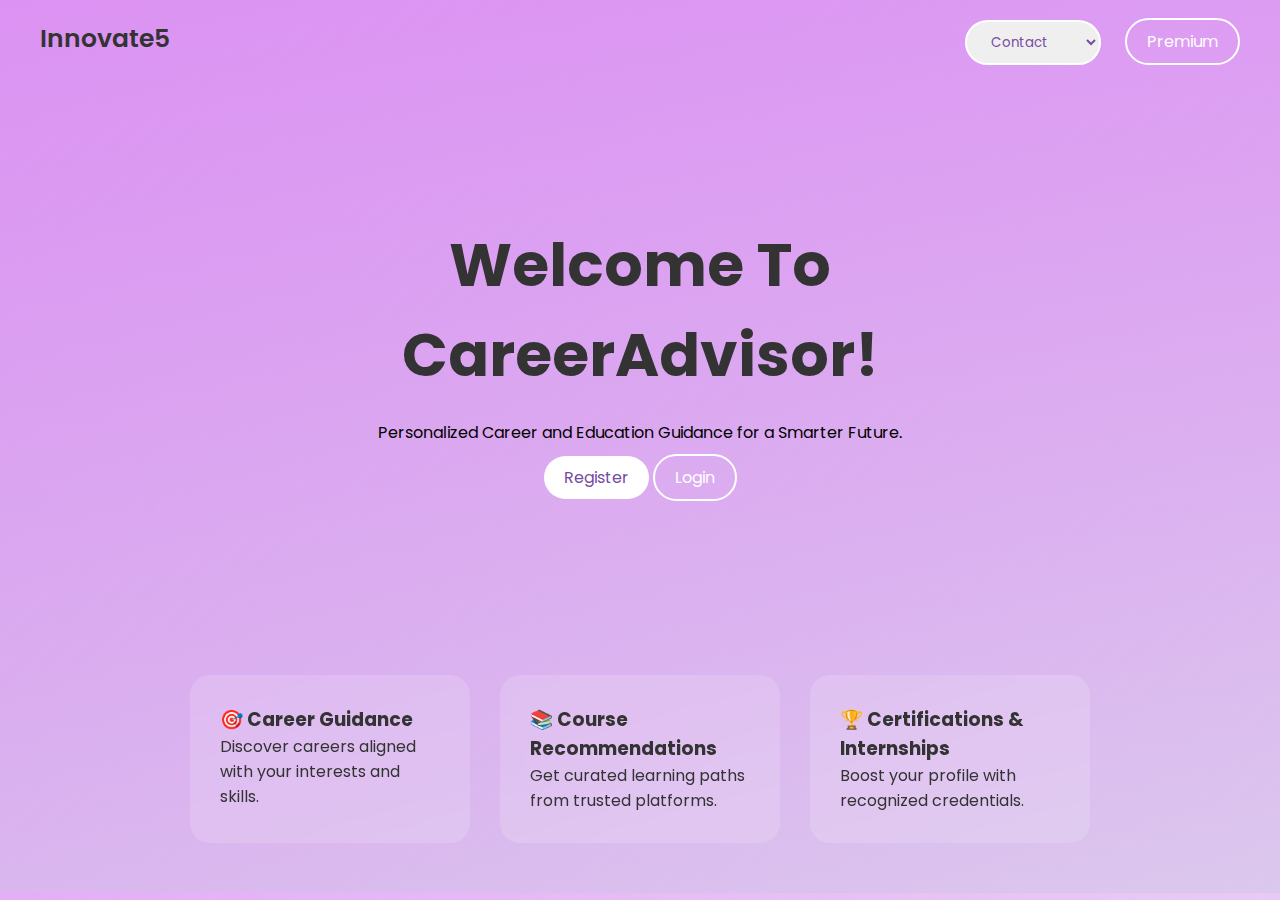
<file: index.html>
<!DOCTYPE html>
<html lang="en">
<head>
  <meta charset="UTF-8" />
  <title>Career Advisor | Design Your Future</title>
  <link rel="stylesheet" href="style.css" />
  <link href="https://fonts.googleapis.com/css2?family=Poppins:wght@300;400;600&display=swap" rel="stylesheet">
</head>
<body style="color: #333;">
<section class="indexsection">
  <!-- NAVBAR -->
  <nav class="navbar">
    <div class="logo">Innovate5</b></div>
    <div class="nav-links">
      <select class="contact" style="border: 2px solid #fff;
  padding: 10px 20px;
  border-radius: 25px;
  color: #fff; color:#764ba2; size: 16px;">
                      <option>Contact</option>
                     <option>innovate5</option>
                     <option>+917824xxx</option>
                </select>
      <a href="premium.html" class="btn-outline">Premium</a>
    </div>
  </nav>

  <!-- HERO SECTION -->
<section class="hero hero-bg">
  <div class="hero-text">
    <h1>Welcome To CareerAdvisor!</h1>
    <p style="color: black;">Personalized Career and Education Guidance for a Smarter Future.</p>
    <div class="hero-buttons">
      <a href="register.html" class="btn">Register</a>
      <a href="login.html" class="btn-outline">Login</a>
    </div>
  </div>
</section>


  <!-- FEATURES -->
  <section class="features">
    <div class="feature-card">
      <h3>🎯 Career Guidance</h3>
      <p>Discover careers aligned with your interests and skills.</p>
    </div>

    <div class="feature-card">
      <h3>📚 Course Recommendations</h3>
      <p>Get curated learning paths from trusted platforms.</p>
    </div>

    <div class="feature-card">
      <h3>🏆 Certifications & Internships</h3>
      <p>Boost your profile with recognized credentials.</p>
    </div>
  </section>
</section>
</body>
</html>
</file>
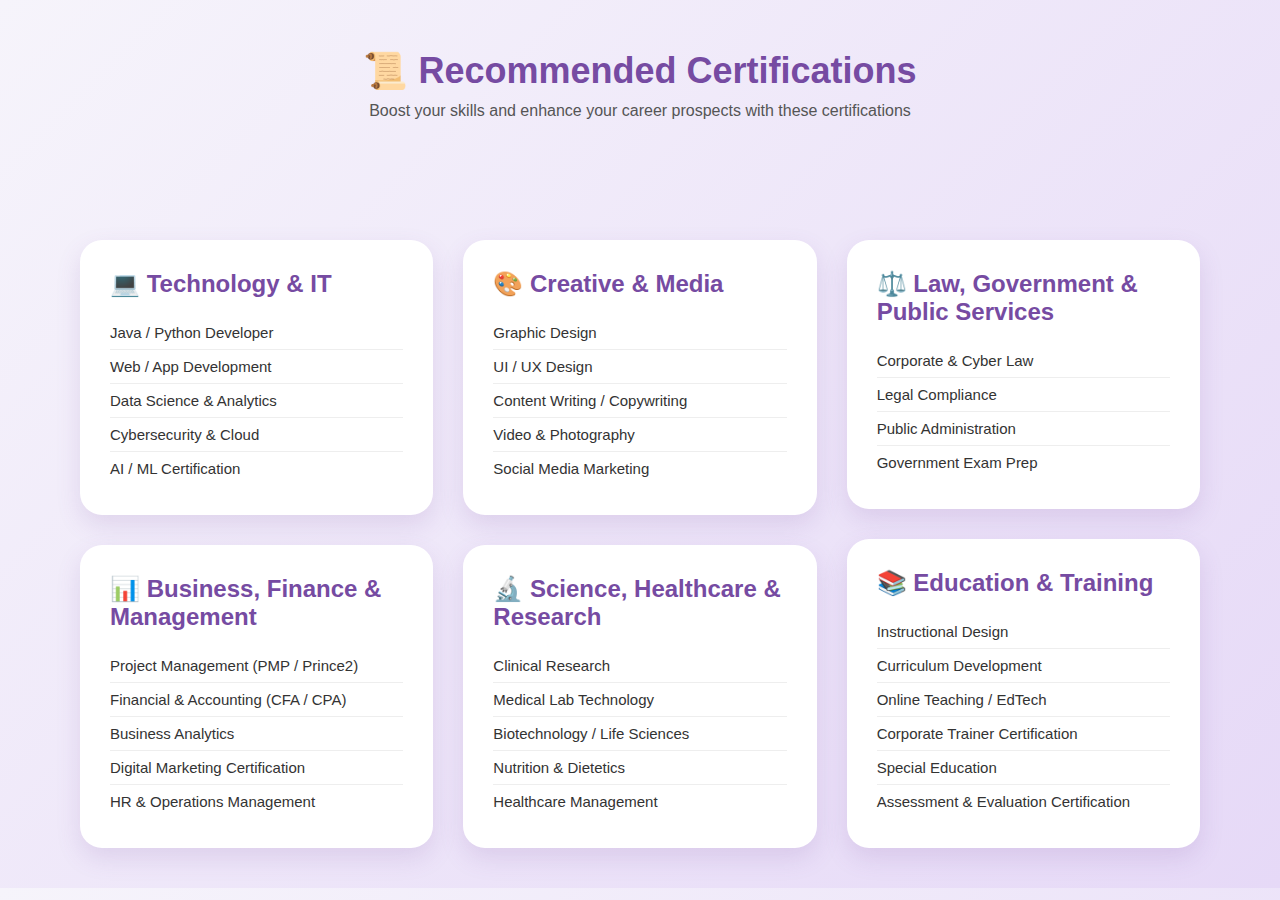
<file: certification.html>
<!DOCTYPE html>
<html lang="en">
<head>
  <meta charset="UTF-8">
  <title>Certifications | Career Advisor</title>
  <link rel="stylesheet" href="style.css">
</head>
<body style="background: linear-gradient(135deg, #f6f4fb, #e6d9f7) !important;
  color: #333 !important;">

  <!-- PAGE HEADER -->
  <header class="page-header">
    <h1>📜 Recommended Certifications</h1>
    <p>Boost your skills and enhance your career prospects with these certifications</p>
  </header>

  <!-- CERTIFICATIONS GRID -->
  <section class="cert-grid">
   <section class="subcareergrid">
    <!-- TECHNOLOGY & IT -->
    <div class="cert-card">
      <h2>💻 Technology & IT</h2>
      <ul>
        <li>Java / Python Developer</li>
        <li>Web / App Development</li>
        <li>Data Science & Analytics</li>
        <li>Cybersecurity & Cloud</li>
        <li>AI / ML Certification</li>
      </ul>
    </div>

    <!-- BUSINESS & MANAGEMENT -->
    <div class="cert-card">
      <h2>📊 Business, Finance & Management</h2>
      <ul>
        <li>Project Management (PMP / Prince2)</li>
        <li>Financial & Accounting (CFA / CPA)</li>
        <li>Business Analytics</li>
        <li>Digital Marketing Certification</li>
        <li>HR & Operations Management</li>
      </ul>
    </div>
    </section>
     <section class="subcareergrid">
    <!-- CREATIVE & MEDIA -->
    <div class="cert-card">
      <h2>🎨 Creative & Media</h2>
      <ul>
        <li>Graphic Design</li>
        <li>UI / UX Design</li>
        <li>Content Writing / Copywriting</li>
        <li>Video & Photography</li>
        <li>Social Media Marketing</li>
      </ul>
    </div>

    <!-- SCIENCE, HEALTHCARE & RESEARCH -->
    <div class="cert-card">
      <h2>🔬 Science, Healthcare & Research</h2>
      <ul>
        <li>Clinical Research</li>
        <li>Medical Lab Technology</li>
        <li>Biotechnology / Life Sciences</li>
        <li>Nutrition & Dietetics</li>
        <li>Healthcare Management</li>
      </ul>
    </div>
    </section>
     <section class="subcareergrid">
    <!-- LAW, GOVERNMENT & PUBLIC SERVICES -->
    <div class="cert-card">
      <h2>⚖️ Law, Government & Public Services</h2>
      <ul>
        <li>Corporate & Cyber Law</li>
        <li>Legal Compliance</li>
        <li>Public Administration</li>
        <li>Government Exam Prep</li>
      </ul>
    </div>

    <!-- EDUCATION & TRAINING -->
    <div class="cert-card">
      <h2>📚 Education & Training</h2>
      <ul>
        <li>Instructional Design</li>
        <li>Curriculum Development</li>
        <li>Online Teaching / EdTech</li>
        <li>Corporate Trainer Certification</li>
        <li>Special Education</li>
        <li>Assessment & Evaluation Certification</li>
      </ul>
    </div>
    </section>
  </section>

</body>
</html>
</file>
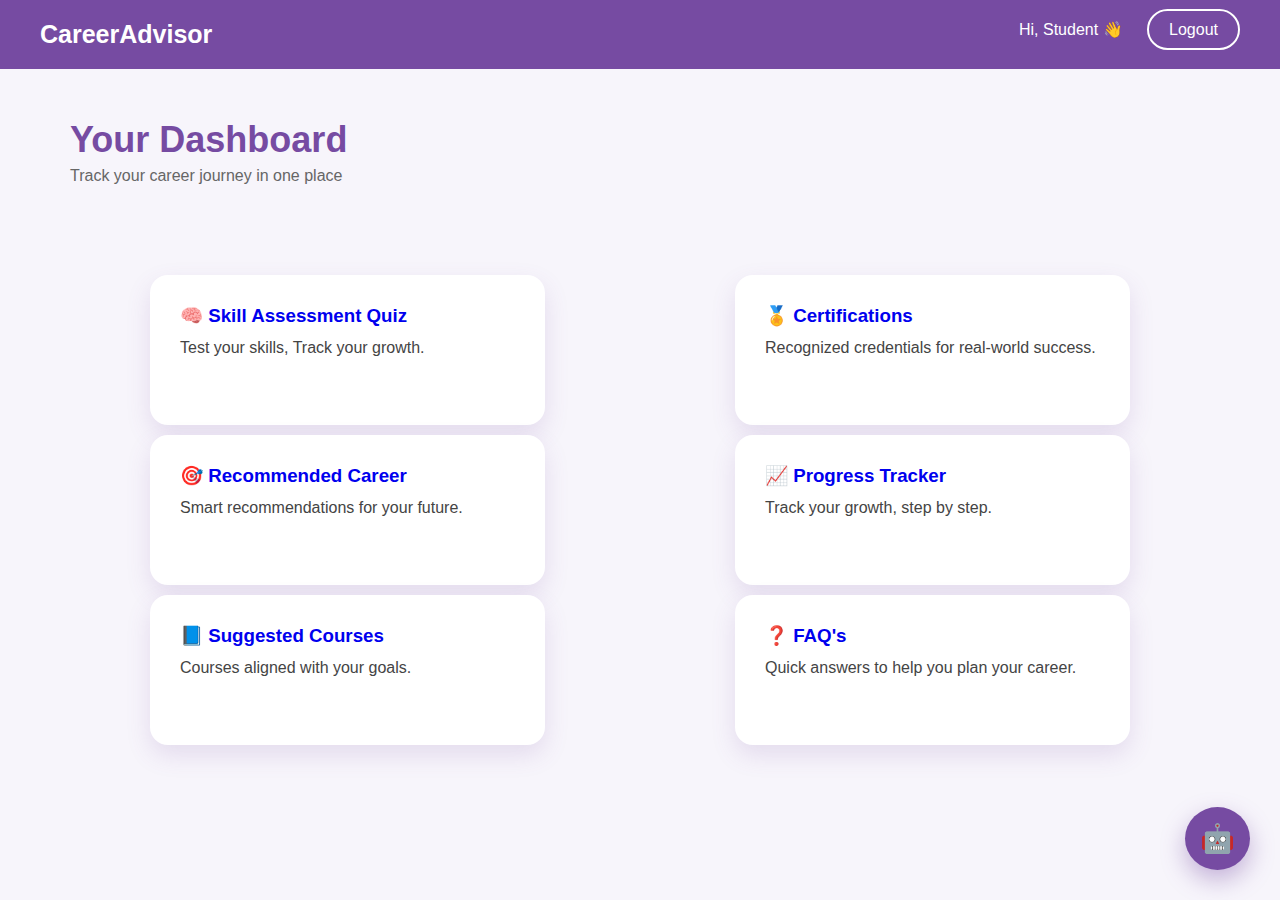
<file: dashboard.html>
<!DOCTYPE html>
<html lang="en">
<head>
  <meta charset="UTF-8">
  <title>Dashboard | Career Advisor</title>
  <link rel="stylesheet" href="style.css">
</head>
<body class="dashboard-page">

  <!-- NAVBAR -->
  <nav class="navbar dashboard-nav">
    <div class="logo">CareerAdvisor</div>
    <div class="nav-links">
      <span>Hi, Student 👋</span>
      <a href="login.html" class="btn-outline">Logout</a>
    </div>
  </nav>

  <!-- DASHBOARD WRAPPER -->
  <main class="dashboard-container">

    <!-- HEADER -->
    <section class="dashboard-header">
      <h1>Your Dashboard</h1>
      <p>Track your career journey in one place</p>
    </section>

    <!-- CARDS -->
    <section class="dashboard-grid">
      <section class="subgrid">
      <div class="dashboard-card">
        <h3>🧠<a href="skillassessment.html"> Skill Assessment Quiz</a></h3>
        <p>Test your skills, Track your growth.</p>
      </div>

      <div class="dashboard-card">
       <h3>🎯<a href="recommendedcareer.html"> Recommended Career</a></h3>
        <p>Smart recommendations for your future.</p>
      </div>

      <div class="dashboard-card">
        <h3>📘<a href="suggestedcourses.html"> Suggested Courses</a></h3>
        <p>Courses aligned with your goals.</p>
      </div>
      </section>
      <section class="subgrid">
      <div class="dashboard-card">
        <h3>🏅<a href="certification.html"> Certifications</a></h3>
        <p>Recognized credentials for real-world success.</p>
      </div>

      <div class="dashboard-card">
        <h3>📈<a href="progresstracker.html"> Progress Tracker</a></h3>
        <p>Track your growth, step by step.</p>
      </div>

       <div class="dashboard-card">
        <h3>❓<a href="faqs.html"> FAQ's</a></h3>
        <p>Quick answers to help you plan your career.</p>
      </div>
      </section>
    </section>

  </main>
<div class="ai-float-btn" onclick="toggleAI()">🤖</div>

<!-- AI ASSISTANT PANEL -->
<div class="ai-panel" id="aiPanel">
  <div class="ai-header">
    <h3>🤖 AI Career Assistant</h3>
    <span class="ai-close" onclick="toggleAI()">✖</span>
  </div>
  <div class="ai-content">
    <p id="aiAdvice">
      Hello 👋  
      Complete your Skill Assessment Quiz to get personalized career guidance.
    </p>
  </div>
</div>

<script>
  function toggleAI() {
    document.getElementById("aiPanel").classList.toggle("active");
  }

  // Optional: Load quiz result automatically
  const quizResult = localStorage.getItem("careerQuizResult");
  if (quizResult) {
    document.getElementById("aiAdvice").innerHTML = `
      🎯 <strong>Your Recommended Career:</strong><br>
      ${quizResult}<br><br>
      🤖 AI Tip: Start beginner courses and internships related to this field.
    `;
  }
  
</script>

</body>
</html>
</file>
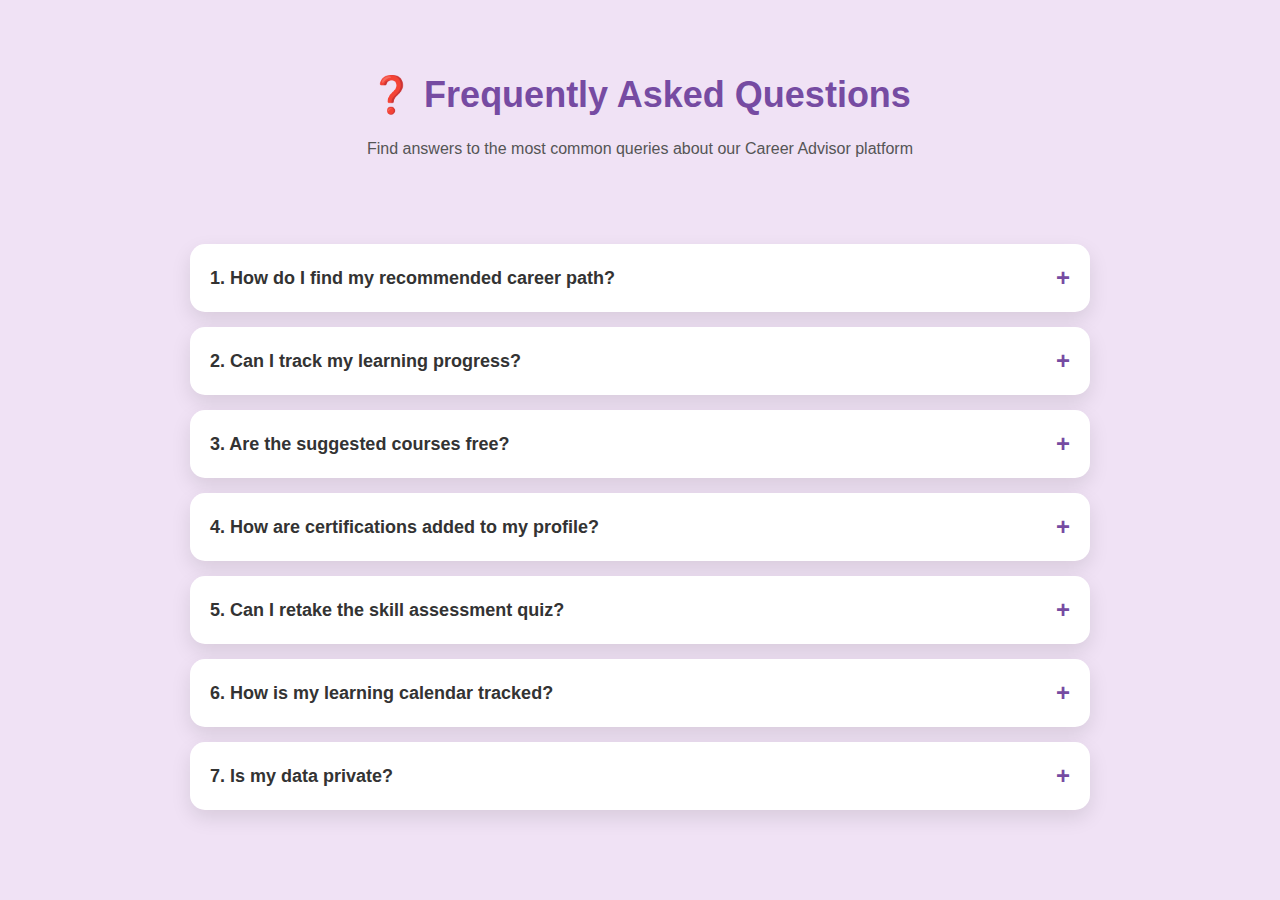
<file: faqs.html>
<!DOCTYPE html>
<html lang="en">
<head>
  <meta charset="UTF-8">
  <title>FAQs | Career Advisor</title>
  <style>
    body {
      background-color: #f0e2f5; /* Single-color background */
      color: #333;
      font-family: 'Poppins', sans-serif;
      margin: 0;
      padding: 0;
    }

    .page-header {
      text-align: center;
      padding: 50px 20px;
    }

    .page-header h1 {
      font-size: 36px;
      color: #764ba2;
    }

    .page-header p {
      margin-top: 10px;
      font-size: 16px;
      color: #555;
    }

    .faq-container {
      max-width: 900px;
      margin: auto;
      padding: 20px;
    }

    .faq {
      background: #ffffff;
      border-radius: 15px;
      margin-bottom: 15px;
      box-shadow: 0 8px 20px rgba(0,0,0,0.1);
      overflow: hidden;
      transition: transform 0.3s ease;
      cursor: pointer;
    }

    .faq:hover {
      transform: translateY(-3px);
    }

    .faq-question {
      padding: 20px;
      font-weight: 600;
      display: flex;
      justify-content: space-between;
      align-items: center;
      font-size: 18px;
    }

    .faq-question::after {
      content: "+";
      font-size: 24px;
      color: #764ba2;
      transition: transform 0.3s ease;
    }

    .faq:hover .faq-question::after {
      content: "-";
      transform: rotate(180deg);
    }

    .faq-answer {
      max-height: 0;
      overflow: hidden;
      padding: 0 20px;
      transition: max-height 0.3s ease, padding 0.3s ease;
      font-size: 16px;
      line-height: 1.6;
      color: #555;
    }

    .faq:hover .faq-answer {
      max-height: 500px;
      padding: 15px 20px;
    }
  </style>
</head>
<body>

  <header class="page-header">
    <h1>❓ Frequently Asked Questions</h1>
    <p>Find answers to the most common queries about our Career Advisor platform</p>
  </header>

  <div class="faq-container">
    
    <div class="faq">
      <div class="faq-question">1. How do I find my recommended career path?</div>
      <div class="faq-answer">Complete our skill assessment quiz and learning history analysis. Based on your interests and strengths, we will suggest careers tailored to you.</div>
    </div>

    <div class="faq">
      <div class="faq-question">2. Can I track my learning progress?</div>
      <div class="faq-answer">Yes! Our Progress Tracker page helps you visualize completed courses, assessments, certifications, and milestones.</div>
    </div>

    <div class="faq">
      <div class="faq-question">3. Are the suggested courses free?</div>
      <div class="faq-answer">We provide both free and premium course suggestions. You can filter based on your preference and career goals.</div>
    </div>

    <div class="faq">
      <div class="faq-question">4. How are certifications added to my profile?</div>
      <div class="faq-answer">When you complete a course or pass an assessment, you can upload your certificate or link it from the verified provider, and it will appear in your Progress Tracker.</div>
    </div>

    <div class="faq">
      <div class="faq-question">5. Can I retake the skill assessment quiz?</div>
      <div class="faq-answer">Yes, you can retake the quiz anytime. Your latest results will be used to update your recommended career paths.</div>
    </div>

    <div class="faq">
      <div class="faq-question">6. How is my learning calendar tracked?</div>
      <div class="faq-answer">Our system tracks the days you spend on learning activities and marks them on your personalized calendar to help you stay consistent.</div>
    </div>

    <div class="faq">
      <div class="faq-question">7. Is my data private?</div>
      <div class="faq-answer">Absolutely. All your progress, quiz results, and personal data are securely stored and will never be shared without your consent.</div>
    </div>

  </div>

</body>
</html>
</file>
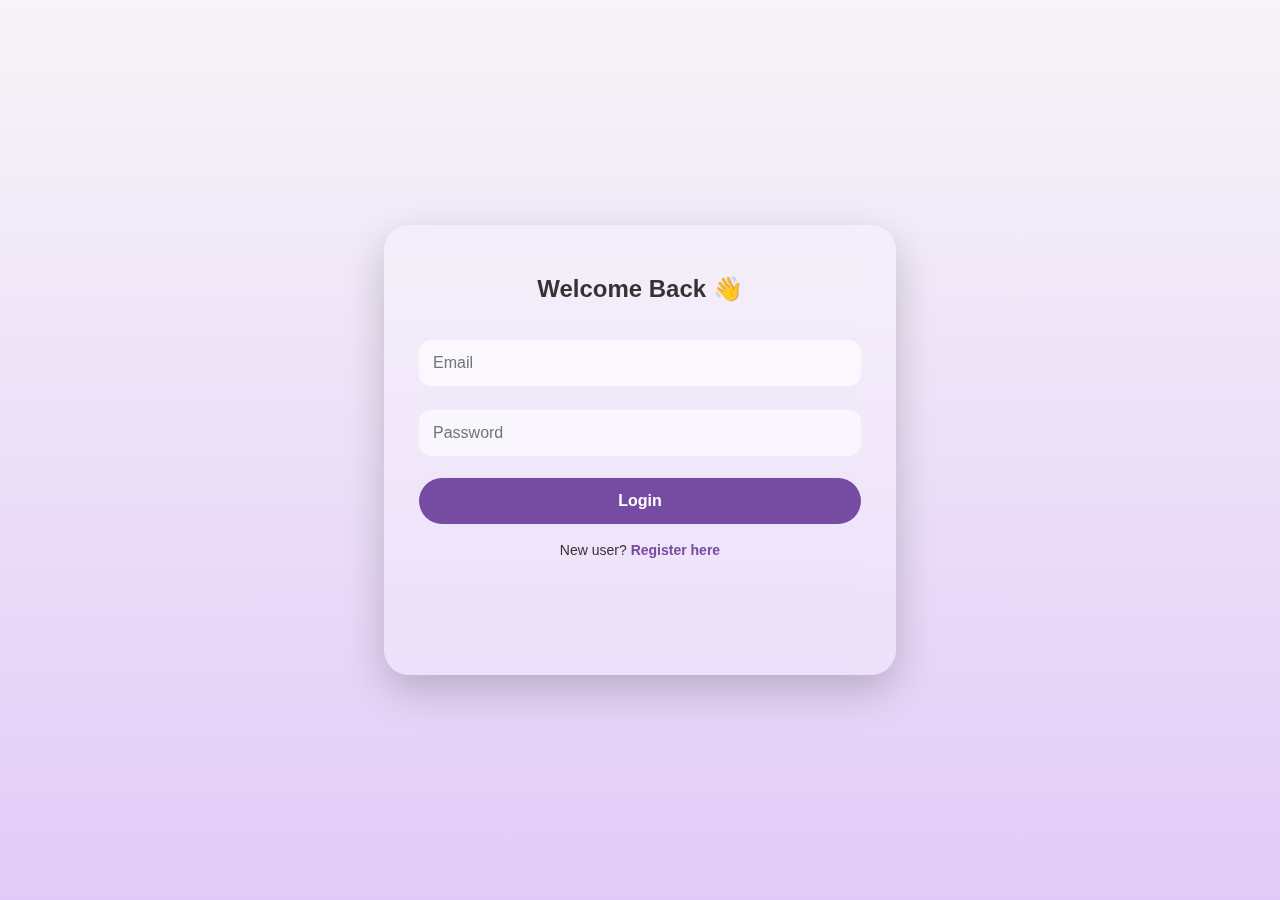
<file: login.html>
<!DOCTYPE html>
<html lang="en">
<head>
  <meta charset="UTF-8">
  <title>Login | Career Advisor</title>
  <link rel="stylesheet" href="style.css">
</head>
<body class="center-page login-page">

  <div class="glass-card login-card">
    <h2>Welcome Back 👋</h2>
    <input type="email" placeholder="Email">
    <input type="password" placeholder="Password">
    <button onclick="login()">Login</button>
    <p>New user? <a href="register.html">Register here</a></p>
  </div>

  <script src="script.js"></script>
</body>
</html>
</file>
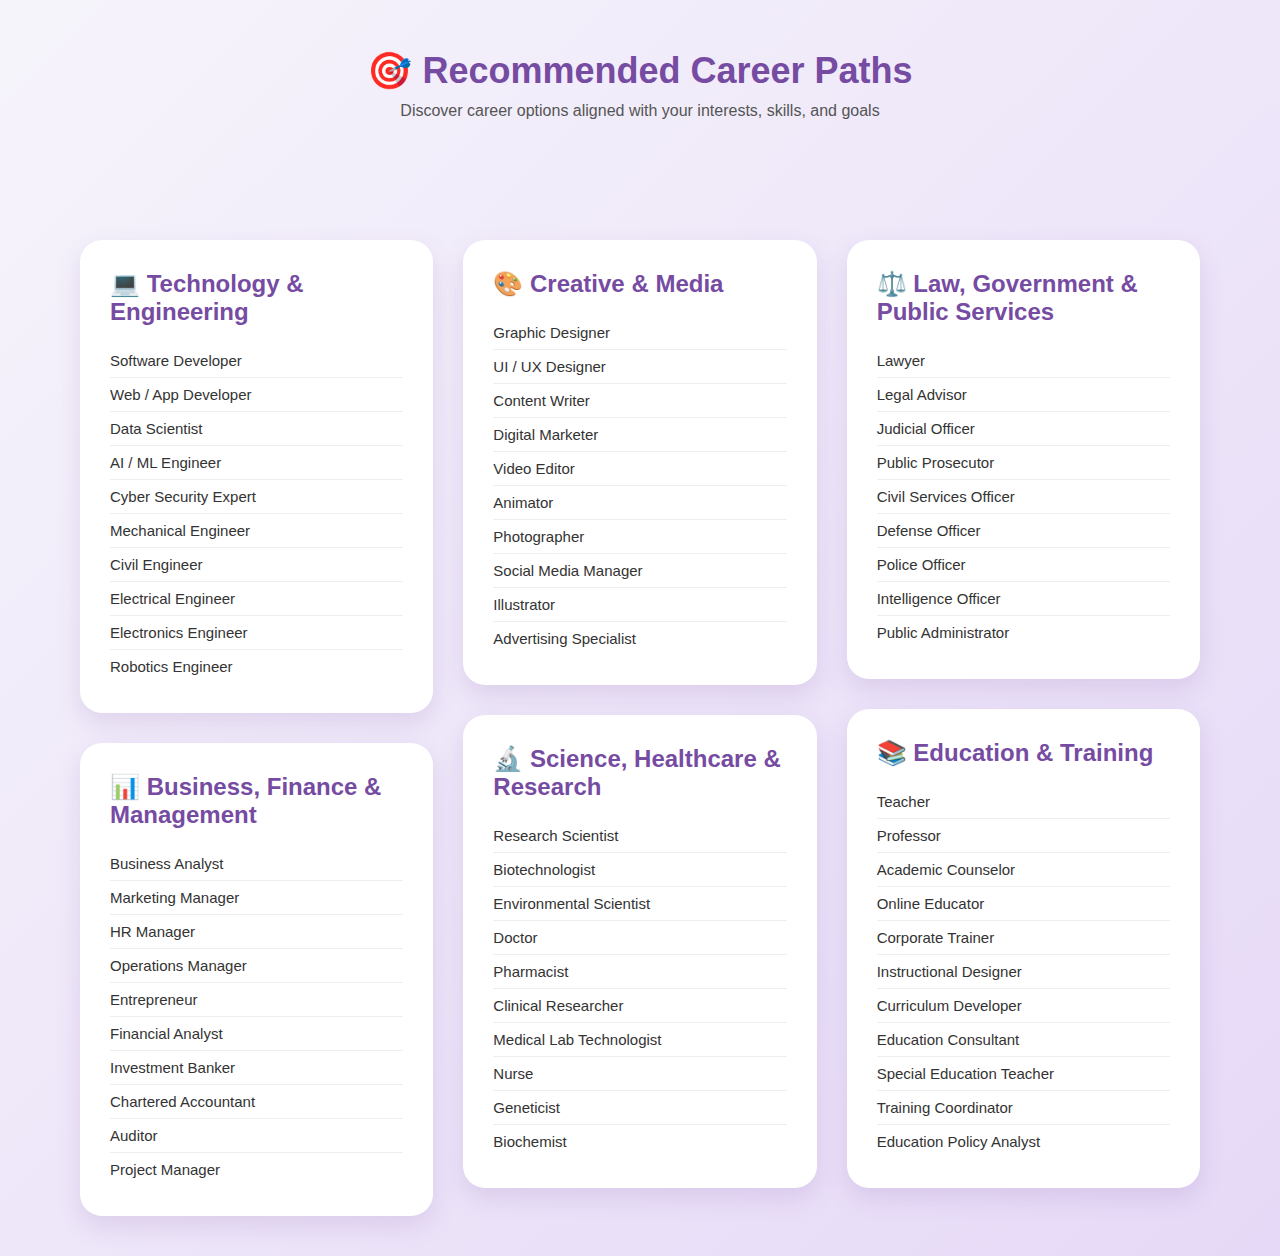
<file: recommendedcareer.html>
<!DOCTYPE html>
<html lang="en">
<head>
  <meta charset="UTF-8">
  <title>Recommended Careers | Career Advisor</title>
  <link rel="stylesheet" href="style.css">
</head>
<body style="background: linear-gradient(135deg, #f6f4fb, #e6d9f7) !important;
  color: #333 !important;">
  <!-- PAGE HEADER -->
  <header class="page-header">
    <h1>🎯 Recommended Career Paths</h1>
    <p>Discover career options aligned with your interests, skills, and goals</p>
  </header>

  <!-- CAREER GRID -->
  <section class="career-grid">
    <section class="subcareergrid">
    <!-- TECHNOLOGY & ENGINEERING -->
    <div class="career-card">
      <h2>💻 Technology & Engineering</h2>
      <ul>
        <li>Software Developer</li>
        <li>Web / App Developer</li>
        <li>Data Scientist</li>
        <li>AI / ML Engineer</li>
        <li>Cyber Security Expert</li>
        <li>Mechanical Engineer</li>
        <li>Civil Engineer</li>
        <li>Electrical Engineer</li>
        <li>Electronics Engineer</li>
        <li>Robotics Engineer</li>
      </ul>
    </div>

    <!-- BUSINESS, FINANCE & MANAGEMENT -->
    <div class="career-card">
      <h2>📊 Business, Finance & Management</h2>
      <ul>
        <li>Business Analyst</li>
        <li>Marketing Manager</li>
        <li>HR Manager</li>
        <li>Operations Manager</li>
        <li>Entrepreneur</li>
        <li>Financial Analyst</li>
        <li>Investment Banker</li>
        <li>Chartered Accountant</li>
        <li>Auditor</li>
        <li>Project Manager</li>
      </ul>
    </div>
    </section>
    <section class="subcareergrid">
    <!-- CREATIVE & MEDIA -->
    <div class="career-card">
      <h2>🎨 Creative & Media</h2>
      <ul>
        <li>Graphic Designer</li>
        <li>UI / UX Designer</li>
        <li>Content Writer</li>
        <li>Digital Marketer</li>
        <li>Video Editor</li>
        <li>Animator</li>
        <li>Photographer</li>
        <li>Social Media Manager</li>
        <li>Illustrator</li>
        <li>Advertising Specialist</li>
      </ul>
    </div>
    <!-- SCIENCE, HEALTHCARE & RESEARCH -->
    <div class="career-card">
      <h2>🔬 Science, Healthcare & Research</h2>
      <ul>
        <li>Research Scientist</li>
        <li>Biotechnologist</li>
        <li>Environmental Scientist</li>
        <li>Doctor</li>
        <li>Pharmacist</li>
        <li>Clinical Researcher</li>
        <li>Medical Lab Technologist</li>
        <li>Nurse</li>
        <li>Geneticist</li>
        <li>Biochemist</li>
      </ul>
    </div>
    </section>
    <section class="subcareergrid">
    <!-- LAW, GOVERNMENT & PUBLIC SERVICES -->
    <div class="career-card">
      <h2>⚖️ Law, Government & Public Services</h2>
      <ul>
        <li>Lawyer</li>
        <li>Legal Advisor</li>
        <li>Judicial Officer</li>
        <li>Public Prosecutor</li>
        <li>Civil Services Officer</li>
        <li>Defense Officer</li>
        <li>Police Officer</li>
        <li>Intelligence Officer</li>
        <li>Public Administrator</li>
      </ul>
    </div>

    <!-- EDUCATION & TRAINING -->
    <div class="career-card">
      <h2>📚 Education & Training</h2>
      <ul>
        <li>Teacher</li>
        <li>Professor</li>
        <li>Academic Counselor</li>
        <li>Online Educator</li>
        <li>Corporate Trainer</li>
        <li>Instructional Designer</li>
        <li>Curriculum Developer</li>
        <li>Education Consultant</li>
        <li>Special Education Teacher</li>
        <li>Training Coordinator</li>
        <li>Education Policy Analyst</li>
      </ul>
    </div>
    </section>
  </section>

</body>
</html>
</file>
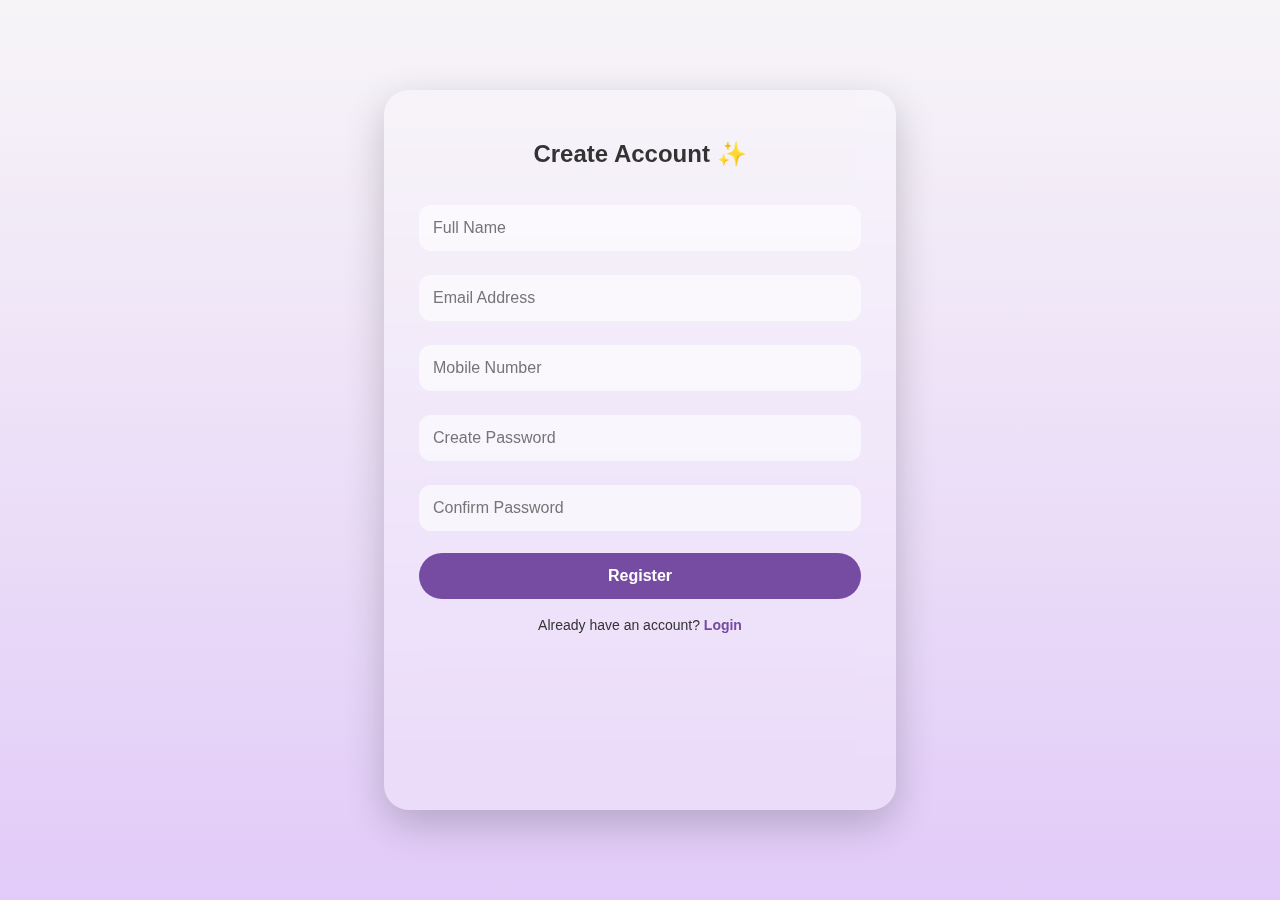
<file: register.html>
<!DOCTYPE html>
<html lang="en">
<head>
  <meta charset="UTF-8">
  <title>Register | Career Advisor</title>
  <link rel="stylesheet" href="style.css">
</head>

<body class="center-page login-page">

  <div class="glass-card2 login-card">
    <h2>Create Account ✨</h2>

    <input type="text" placeholder="Full Name">
    <input type="email" placeholder="Email Address">
    <input type="tel" placeholder="Mobile Number">
    <input type="password" placeholder="Create Password">
    <input type="password" placeholder="Confirm Password">

    <button ><a href="login.html" style="color: #fff;">Register</a></button>

    <p>Already have an account? <a href="login.html">Login</a></p>
  </div>

</body>
</html>
</file>
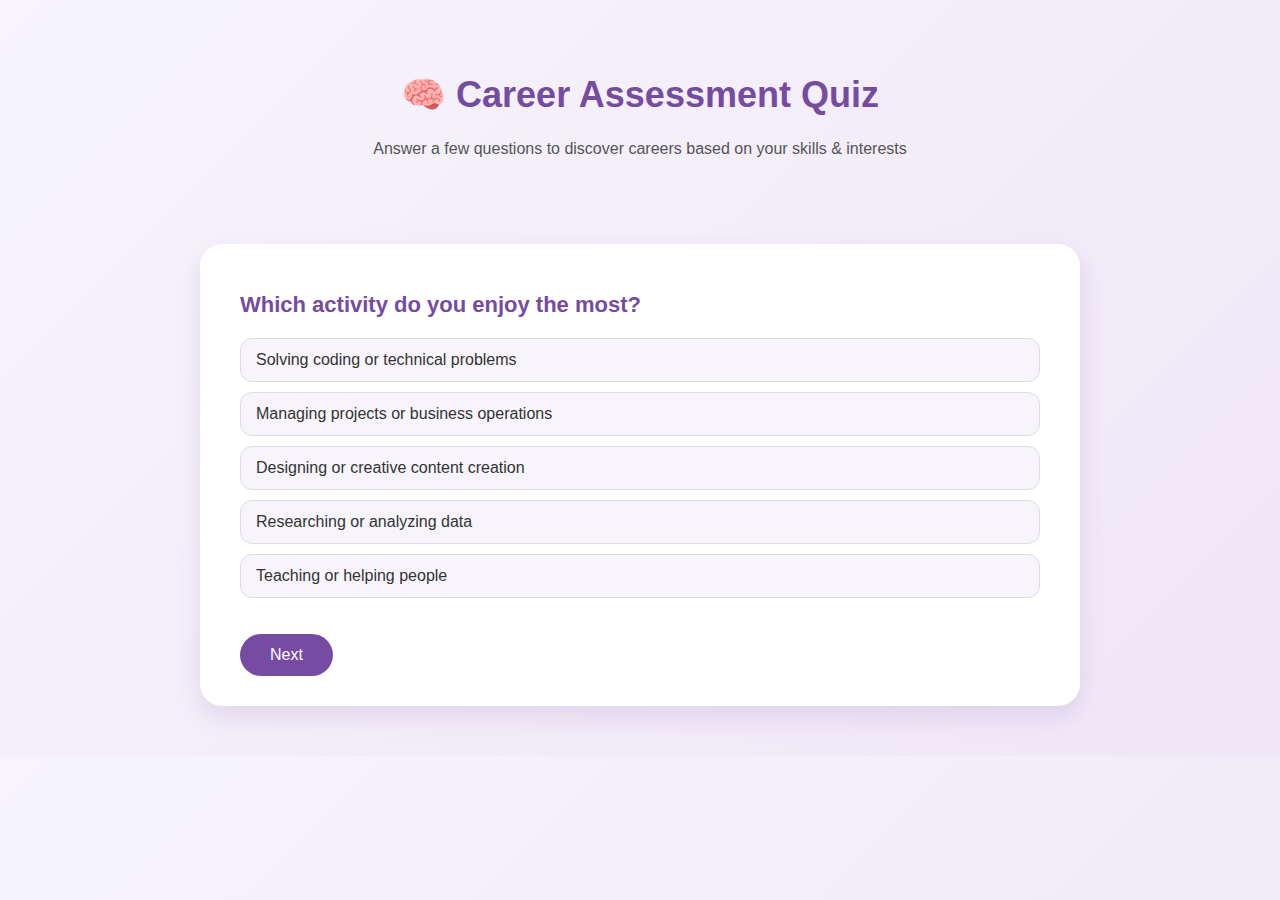
<file: skillassessment.html>
<!DOCTYPE html>
<html lang="en">
<head>
  <meta charset="UTF-8">
  <title>Career Assessment Quiz | Career Advisor</title>

  <style>
    /* ============================= */
    /* QUIZ PAGE STYLES */
    /* ============================= */

    body {
      background: linear-gradient(135deg, #f7f5fb, #efe6f8);
      font-family: 'Poppins', Arial, sans-serif;
      color: #333;
      margin: 0;
      padding: 0;
    }

    .page-header {
      text-align: center;
      padding: 50px 20px;
    }

    .page-header h1 {
      font-size: 36px;
      color: #764ba2;
    }

    .page-header p {
      margin-top: 10px;
      color: #555;
      font-size: 16px;
    }

    .quiz-container {
      max-width: 800px;
      margin: 20px auto 50px auto;
      background: #ffffff;
      border-radius: 22px;
      padding: 30px 40px;
      box-shadow: 0 10px 25px rgba(118, 75, 162, 0.15);
    }

    .quiz-container h2 {
      color: #764ba2;
      font-size: 22px;
      margin-bottom: 20px;
    }

    .quiz-options {
      list-style: none;
      padding-left: 0;
    }

    .quiz-options li {
      padding: 12px 15px;
      margin-bottom: 10px;
      border-radius: 12px;
      border: 1px solid #ddd;
      cursor: pointer;
      transition: all 0.3s ease;
      font-size: 16px;
      background: #f7f5fb;
    }

    .quiz-options li:hover,
    .quiz-options li.selected {
      background: #764ba2;
      color: #fff;
      border-color: #764ba2;
    }

    .quiz-btn {
      margin-top: 20px;
      padding: 12px 30px;
      background: #764ba2;
      color: #fff;
      border: none;
      border-radius: 25px;
      font-size: 16px;
      cursor: pointer;
      transition: background 0.3s ease, transform 0.2s ease;
    }

    .quiz-btn:hover {
      background: #5e3998;
      transform: translateY(-2px);
    }

    .quiz-score {
      margin-top: 25px;
      padding: 18px;
      font-size: 18px;
      font-weight: 600;
      color: #764ba2;
      text-align: center;
      border: 1px solid #764ba2;
      border-radius: 15px;
      background: #f7f5fb;
    }

    @media screen and (max-width: 600px) {
      .quiz-container {
        padding: 20px;
      }
      .quiz-btn {
        width: 100%;
      }
    }
  </style>
</head>

<body>

  <!-- PAGE HEADER -->
  <header class="page-header">
    <h1>🧠 Career Assessment Quiz</h1>
    <p>Answer a few questions to discover careers based on your skills & interests</p>
  </header>

  <!-- QUIZ BOX -->
  <div class="quiz-container">
    <h2 id="question">Question will appear here</h2>
    <ul class="quiz-options" id="options"></ul>
    <button class="quiz-btn" id="nextBtn">Next</button>
    <div class="quiz-score" id="result" style="display:none;"></div>
  </div>

  <!-- ============================= -->
  <!-- QUIZ SCRIPT -->
  <!-- ============================= -->
  <script>
    const quizData = [
      {
        question: "Which activity do you enjoy the most?",
        options: [
          { text: "Solving coding or technical problems", type: "Technology & Engineering" },
          { text: "Managing projects or business operations", type: "Business & Management" },
          { text: "Designing or creative content creation", type: "Creative & Media" },
          { text: "Researching or analyzing data", type: "Science & Healthcare" },
          { text: "Teaching or helping people", type: "Education & Public Services" }
        ]
      },
      {
        question: "Which skill best describes you?",
        options: [
          { text: "Programming & logical thinking", type: "Technology & Engineering" },
          { text: "Leadership & decision making", type: "Business & Management" },
          { text: "Creativity & visual skills", type: "Creative & Media" },
          { text: "Scientific problem solving", type: "Science & Healthcare" },
          { text: "Communication & mentoring", type: "Education & Public Services" }
        ]
      },
      {
        question: "What motivates you the most?",
        options: [
          { text: "Building innovative tech solutions", type: "Technology & Engineering" },
          { text: "Growing businesses & startups", type: "Business & Management" },
          { text: "Expressing creativity", type: "Creative & Media" },
          { text: "Discovering new knowledge", type: "Science & Healthcare" },
          { text: "Helping society & people", type: "Education & Public Services" }
        ]
      }
    ];

    let currentQuestion = 0;
    let scores = {
      "Technology & Engineering": 0,
      "Business & Management": 0,
      "Creative & Media": 0,
      "Science & Healthcare": 0,
      "Education & Public Services": 0
    };

    const questionEl = document.getElementById("question");
    const optionsEl = document.getElementById("options");
    const nextBtn = document.getElementById("nextBtn");
    const resultEl = document.getElementById("result");

    function loadQuestion() {
      const q = quizData[currentQuestion];
      questionEl.innerText = q.question;
      optionsEl.innerHTML = "";

      q.options.forEach(opt => {
        const li = document.createElement("li");
        li.innerText = opt.text;
        li.onclick = () => selectOption(li, opt.type);
        optionsEl.appendChild(li);
      });
    }

    function selectOption(li, type) {
      document.querySelectorAll(".quiz-options li").forEach(o => o.classList.remove("selected"));
      li.classList.add("selected");
      li.dataset.type = type;
    }

    nextBtn.onclick = () => {
      const selected = document.querySelector(".selected");
      if (!selected) {
        alert("Please select an option!");
        return;
      }

      scores[selected.dataset.type]++;
      currentQuestion++;

      currentQuestion < quizData.length ? loadQuestion() : showResult();
    };

    /* ✅ UPDATED RESULT FUNCTION */
    function showResult() {
      const maxScore = Math.max(...Object.values(scores));
      const recommended = Object.keys(scores).filter(key => scores[key] === maxScore);

      resultEl.style.display = "block";
      resultEl.innerHTML = `
        🎯 <strong>Recommended Career Path:</strong><br>
        ${recommended.join(", ")}<br><br>
        🤖 <em>AI Tip:</em> Start with beginner courses, certifications, and internships related to this field.
      `;

      nextBtn.style.display = "none";

      // SAVE FOR PROGRESS TRACKER
      localStorage.setItem("careerQuizResult", recommended.join(", "));
      localStorage.setItem("careerQuizScore", JSON.stringify(scores));
    }

    loadQuestion();
  </script>

</body>
</html>
</file>
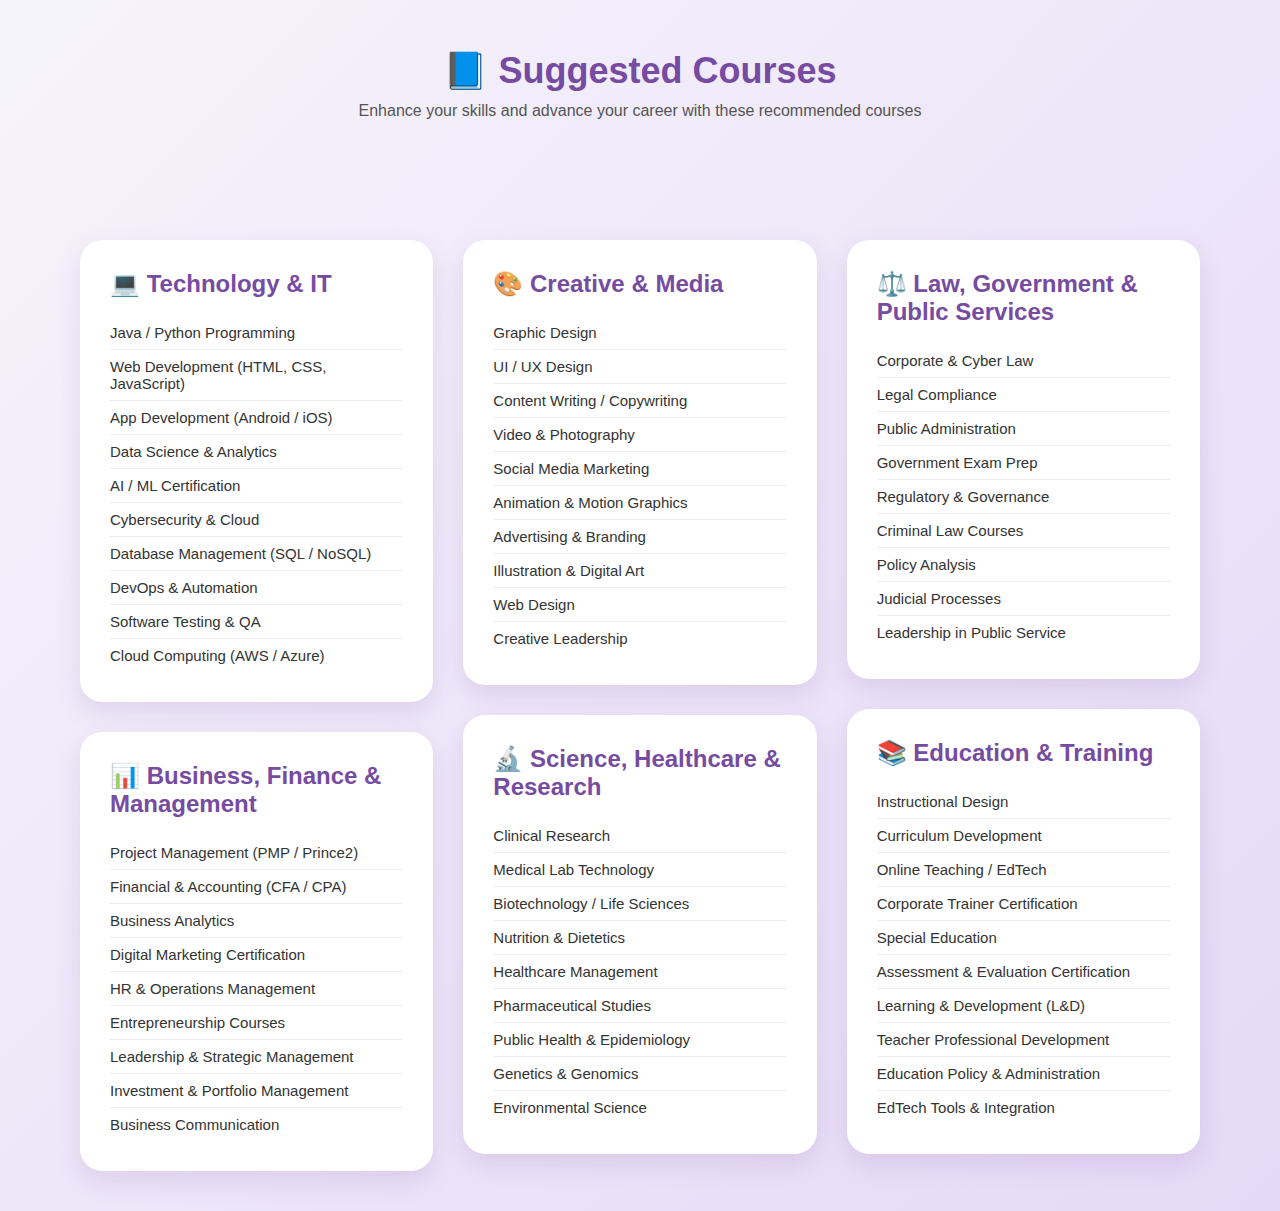
<file: suggestedcourses.html>
<!DOCTYPE html>
<html lang="en">
<head>
  <meta charset="UTF-8">
  <title>Suggested Courses | Career Advisor</title>
  <link rel="stylesheet" href="style.css">
</head>
<body style="background: linear-gradient(135deg, #f6f4fb, #e6d9f7) !important; color: #333 !important;">

  <!-- PAGE HEADER -->
  <header class="page-header">
    <h1>📘 Suggested Courses</h1>
    <p>Enhance your skills and advance your career with these recommended courses</p>
  </header>

  <!-- COURSES GRID -->
  <section class="cert-grid">
    <section class="subcareergrid">
      <!-- TECHNOLOGY & IT -->
      <div class="cert-card">
        <h2>💻 Technology & IT</h2>
        <ul>
          <li>Java / Python Programming</li>
          <li>Web Development (HTML, CSS, JavaScript)</li>
          <li>App Development (Android / iOS)</li>
          <li>Data Science & Analytics</li>
          <li>AI / ML Certification</li>
          <li>Cybersecurity & Cloud</li>
          <li>Database Management (SQL / NoSQL)</li>
          <li>DevOps & Automation</li>
          <li>Software Testing & QA</li>
          <li>Cloud Computing (AWS / Azure)</li>
        </ul>
      </div>

      <!-- BUSINESS, FINANCE & MANAGEMENT -->
      <div class="cert-card">
        <h2>📊 Business, Finance & Management</h2>
        <ul>
          <li>Project Management (PMP / Prince2)</li>
          <li>Financial & Accounting (CFA / CPA)</li>
          <li>Business Analytics</li>
          <li>Digital Marketing Certification</li>
          <li>HR & Operations Management</li>
          <li>Entrepreneurship Courses</li>
          <li>Leadership & Strategic Management</li>
          <li>Investment & Portfolio Management</li>
          <li>Business Communication</li>
        </ul>
      </div>
    </section>

    <section class="subcareergrid">
      <!-- CREATIVE & MEDIA -->
      <div class="cert-card">
        <h2>🎨 Creative & Media</h2>
        <ul>
          <li>Graphic Design</li>
          <li>UI / UX Design</li>
          <li>Content Writing / Copywriting</li>
          <li>Video & Photography</li>
          <li>Social Media Marketing</li>
          <li>Animation & Motion Graphics</li>
          <li>Advertising & Branding</li>
          <li>Illustration & Digital Art</li>
          <li>Web Design</li>
          <li>Creative Leadership</li>
        </ul>
      </div>

      <!-- SCIENCE, HEALTHCARE & RESEARCH -->
      <div class="cert-card">
        <h2>🔬 Science, Healthcare & Research</h2>
        <ul>
          <li>Clinical Research</li>
          <li>Medical Lab Technology</li>
          <li>Biotechnology / Life Sciences</li>
          <li>Nutrition & Dietetics</li>
          <li>Healthcare Management</li>
          <li>Pharmaceutical Studies</li>
          <li>Public Health & Epidemiology</li>
          <li>Genetics & Genomics</li>
          <li>Environmental Science</li>
        </ul>
      </div>
    </section>

    <section class="subcareergrid">
      <!-- LAW, GOVERNMENT & PUBLIC SERVICES -->
      <div class="cert-card">
        <h2>⚖️ Law, Government & Public Services</h2>
        <ul>
          <li>Corporate & Cyber Law</li>
          <li>Legal Compliance</li>
          <li>Public Administration</li>
          <li>Government Exam Prep</li>
          <li>Regulatory & Governance</li>
          <li>Criminal Law Courses</li>
          <li>Policy Analysis</li>
          <li>Judicial Processes</li>
          <li>Leadership in Public Service</li>
        </ul>
      </div>

      <!-- EDUCATION & TRAINING -->
      <div class="cert-card">
        <h2>📚 Education & Training</h2>
        <ul>
          <li>Instructional Design</li>
          <li>Curriculum Development</li>
          <li>Online Teaching / EdTech</li>
          <li>Corporate Trainer Certification</li>
          <li>Special Education</li>
          <li>Assessment & Evaluation Certification</li>
          <li>Learning & Development (L&D)</li>
          <li>Teacher Professional Development</li>
          <li>Education Policy & Administration</li>
          <li>EdTech Tools & Integration</li>
        </ul>
      </div>
    </section>
  </section>

</body>
</html>
</file>
<file: style.css>
* {
  margin: 0;
  padding: 0;
  box-sizing: border-box;
  font-family: 'Poppins', sans-serif;
}
a {
  text-decoration: none;
}
.indexsection{
  display: flex;
  flex-direction: column;
  background:
    linear-gradient(rgba(215, 131, 241, 0.65), rgba(193, 160, 225, 0.35)),
    url("https://images.pexels.com/photos/3184311/pexels-photo-3184311.jpeg?auto=compress&cs=tinysrgb&w=1600");
}

body {
  background: linear-gradient(135deg, rgba(215, 131, 241, 0.65), rgba(193, 160, 225, 0.35));
  color: #fff;
  min-height: fit-content;
  }

/* NAVBAR */
.navbar {
  display: flex;
  justify-content: space-between;
  padding: 20px 40px;
}

.logo {
  font-size: 25px;
  font-weight: 600;
}

.nav-links a, .nav-links span {
  margin-left: 20px;
  color: #fff;
  text-decoration: none;
}


/* BUTTONS */
.btn {
  background: #fff;
  color: #764ba2;
  padding: 10px 20px;
  border-radius: 25px;
}

.btn-outline {
  border: 2px solid #fff;
  padding: 10px 20px;
  border-radius: 25px;
  color: #fff;
}
/* Premium*/

/* HERO */
.hero-bg {
  min-height: 60vh;
  background-size: cover;
  background-position: center;
  background-repeat: no-repeat;

  display: flex;
  align-items: center;
  justify-content: center;
  text-align: center;
}

.hero {
  display: flex;
  align-items: center;
  justify-content: space-around;
  padding: 20px;
}

.hero h1 {
  font-size: 60px;
}

.hero p {
  margin: 20px 0;
}


.hero-text {
  max-width: 700px;
} 
/* FEATURES */
.features {
  display: flex;
  justify-content: center;
  gap: 30px;
  padding: 50px;
}

.feature-card {
  background: rgba(255,255,255,0.15);
  padding: 30px;
  border-radius: 20px;
  width: 280px;
  backdrop-filter: blur(10px);
}

/* LOGIN PAGE BACKGROUND */
body.login-page {
  height: 100vh;
  display: flex;
  align-items: center;
  justify-content: center;
  font-family: 'Poppins', sans-serif;
  background:  linear-gradient(rgba(246, 244, 247, 0.955), #ddc2f7),;
  background-attachment: fixed;
}

/* GLASS CARD */
.glass-card {
  height: 50%;
  width: 40%;
  background: rgba(255,255,255,0.25); /* 25% white */
  padding: 50px 35px;
  border-radius: 25px;
  backdrop-filter: blur(20px);
  box-shadow: 0 15px 40px rgba(0,0,0,0.2);
  text-align: center;
  
  transition: transform 0.4s ease, box-shadow 0.4s ease;
}

/* HOVER EFFECT */
.glass-card:hover {
  transform: translateY(-5px);
  box-shadow: 0 20px 50px rgba(0,0,0,0.3);
}

/* CARD HEADLINE */
.glass-card h2 {
  color: #333;
  margin-bottom: 25px;
}

/* INPUT FIELDS */
.glass-card input {
  width: 100%;
  padding: 14px;
  margin: 12px 0;
  border-radius: 12px;
  border: none;
  font-size: 16px;
  background: rgba(255,255,255,0.6);
}

/* INPUT FOCUS */
.glass-card input:focus {
  outline: 2px solid #764ba2;
  background: rgba(255,255,255,0.8);
}

/* BUTTON */
.glass-card button {
  width: 100%;
  padding: 14px;
  border-radius: 25px;
  border: none;
  background: #764ba2; /* purple button */
  color: #fff;
  font-weight: bold;
  font-size: 16px;
  margin-top: 10px;
  cursor: pointer;
  transition: background 0.3s ease, transform 0.2s ease;
}

/* BUTTON HOVER */
.glass-card button:hover {
  background: #5e3998;
  transform: translateY(-2px);
}

/* REGISTER LINK */
.glass-card p {
  margin-top: 18px;
  font-size: 14px;
  color: #333;
}

.glass-card p a {
  color: #764ba2;
  text-decoration: none;
  font-weight: 600;
}

.glass-card p a:hover {
  text-decoration: underline;
}
/*REGISTER PAGE BACKGROUND */
body.login-page {
  height: 100vh;
  display: flex;
  align-items: center;
  justify-content: center;
  font-family: 'Poppins', sans-serif;

  background:
    linear-gradient(rgba(246, 244, 247, 0.95), rgba(221, 194, 247, 0.85));

  background-size: cover;
  background-position: center;
}
.glass-card2 {
  height: 80%;
  width: 40%;
  background: rgba(255,255,255,0.25); /* 25% white */
  padding: 50px 35px;
  border-radius: 25px;
  backdrop-filter: blur(20px);
  box-shadow: 0 15px 40px rgba(0,0,0,0.2);
  text-align: center;
  
  transition: transform 0.4s ease, box-shadow 0.4s ease;
}

/* HOVER EFFECT */
.glass-card2:hover {
  transform: translateY(-5px);
  box-shadow: 0 20px 50px rgba(0,0,0,0.3);
}

/* CARD HEADLINE */
.glass-card2 h2 {
  color: #333;
  margin-bottom: 25px;
}

/* INPUT FIELDS */
.glass-card2 input {
  width: 100%;
  padding: 14px;
  margin: 12px 0;
  border-radius: 12px;
  border: none;
  font-size: 16px;
  background: rgba(255,255,255,0.6);
}

/* INPUT FOCUS */
.glass-card2 input:focus {
  outline: 2px solid #764ba2;
  background: rgba(255,255,255,0.8);
}

/* BUTTON */
.glass-card2 button {
  width: 100%;
  padding: 14px;
  border-radius: 25px;
  border: none;
  background: #764ba2; /* purple button */
  color: #fff;
  font-weight: bold;
  font-size: 16px;
  margin-top: 10px;
  cursor: pointer;
  transition: background 0.3s ease, transform 0.2s ease;
}

/* BUTTON HOVER */
.glass-card2 button:hover {
  background: #5e3998;
  transform: translateY(-2px);
}

/* REGISTER LINK */
.glass-card2 p {
  margin-top: 18px;
  font-size: 14px;
  color: #333;
}

.glass-card2 p a {
  color: #764ba2;
  text-decoration: none;
  font-weight: 600;
}

.glass-card2 p a:hover {
  text-decoration: underline;
}
/*Chatbox AI*/
.ai-float-btn {
  position: fixed;
  bottom: 30px;
  right: 30px;
  background: #764ba2;
  color: #fff;
  font-size: 28px;
  padding: 15px;
  border-radius: 50%;
  cursor: pointer;
  box-shadow: 0 10px 25px rgba(118,75,162,0.4);
  transition: transform 0.3s ease;
  z-index: 1000;
}

.ai-float-btn:hover {
  transform: scale(1.1);
}

.ai-panel {
  position: fixed;
  bottom: 90px;
  right: -350px;
  width: 300px;
  height: 380px; /* 👈 minimized */
  background: #ffffff;
  box-shadow: -10px 0 25px rgba(118,75,162,0.25);
  transition: right 0.4s ease;
  border-radius: 18px;
  z-index: 999;
  display: flex;
  flex-direction: column;
}


.ai-panel.active {
  right: 0;
}

.ai-header {
  background: #764ba2;
  color: #fff;
  padding: 18px;
  display: flex;
  justify-content: space-between;
  align-items: center;
}

.ai-header h3 {
  margin: 0;
  font-size: 18px;
}

.ai-close {
  cursor: pointer;
  font-size: 18px;
}

.ai-content {
  padding: 20px;
  font-size: 15px;
  color: #333;
  line-height: 1.6;
}

/* DASHBOARD SECTION */
.dashboard {
  padding: 50px;
  color: #fff;
}

.dashboard h1 {
  font-size: 36px;
  margin-bottom: 8px;
}

.subtitle {
  opacity: 0.9;
  margin-bottom: 40px;
}

/* DASHBOARD GRID */
.dashboard-grid {
  display: grid;
  grid-template-columns: repeat(auto-fit, minmax(240px, 1fr));
  gap: 30px;
}

/* DASHBOARD PAGE BASE */
.dashboard-page {
  background: #f7f5fb; /* soft white */
  min-height: 100vh;
  color: #333;
}

/* DASHBOARD NAV */
.dashboard-nav {
  background: #764ba2;
  color: #fff;
}

.dashboard-nav .logo,
.dashboard-nav span,
.dashboard-nav a {
  color: #fff;
}

/* DASHBOARD CONTAINER */
.dashboard-container {
  max-width: 1200px;
  margin: auto;
  padding: 50px 30px;
}

/* HEADER */
.dashboard-header {
  margin-bottom: 40px;
}

.dashboard-header h1 {
  font-size: 36px;
  color: #764ba2;
}

.dashboard-header p {
  color: #666;
  margin-top: 6px;
}

/* GRID */
.dashboard-grid {
  display: grid;
  grid-template-columns: repeat(auto-fit, minmax(260px, 1fr));
  gap: 30px;
}
.subgrid{
  display: block;
  gap: 30px;
}
/* CARD */
.dashboard-card {
  background: #fff;
  border-radius: 18px;
  padding: 30px;
  gap: 30px;
  margin-bottom: 10px;
  margin-top: 10px;
  box-shadow: 0 10px 25px rgba(118,75,162,0.15);
  transition: transform 0.3s ease, box-shadow 0.3s ease;
  min-width: 50px;
  min-height: 150px;;
}

.dashboard-card h3 {
  color: #764ba2;
  margin-bottom: 12px;
}

.dashboard-card p {
  color: #444;
  font-size: 16px;
}

/* HOVER */
.dashboard-card:hover {
  transform: translateY(-6px);
  box-shadow: 0 18px 40px rgba(118,75,162,0.25);
}
/* RECOMMENDED CAREER*/
/* Header */
.page-header {
  text-align: center;
  padding: 50px 20px;
}

.page-header h1 {
  font-size: 36px;
  color: #764ba2;
}

.page-header p {
  margin-top: 10px;
  color: #555;
  font-size: 16px;
}

/* Grid Layout */
.career-grid {
  display: grid !important;
  grid-template-columns: repeat(auto-fit, minmax(260px, 1fr));
  gap: 30px;
  padding: 40px 80px;
}
.subgrid{
  display: block;
  gap: 30px;
  padding: 40px 80px;
}

/* Career Cards */
.career-card {
  background: #ffffff;
  border-radius: 22px;
  padding: 30px;
  box-shadow: 0 10px 25px rgba(118, 75, 162, 0.15);
  transition: transform 0.3s ease, box-shadow 0.3s ease;
  margin-top: 30px;
}

.career-card:hover {
  transform: translateY(-6px);
  box-shadow: 0 20px 40px rgba(118, 75, 162, 0.25);
}

/* Card Title */
.career-card h2 {
  color: #764ba2;
  margin-bottom: 18px;
}

/* List */
.career-card ul {
  list-style: none;
  padding-left: 0;
}

.career-card ul li {
  padding: 8px 0;
  font-size: 15px;
  border-bottom: 1px solid #eee;
}

.career-card ul li:last-child {
  border-bottom: none;
}
/* CERTIFICATIONS PAGE*/
/* Header */
.page-header {
  text-align: center;
  padding: 50px 20px;
}

.page-header h1 {
  font-size: 36px;
  color: #764ba2;
}

.page-header p {
  margin-top: 10px;
  color: #555;
  font-size: 16px;
}

/* Grid Layout */
.cert-grid {
  display: grid !important;
  grid-template-columns: repeat(auto-fit, minmax(260px, 1fr));
  gap: 30px;
  padding: 40px 80px;
}

/* Optional subgrid if needed */
.subgrid {
  display: block;
  gap: 30px;
  padding: 40px 80px;
}

/* Certification Cards */
.cert-card {
  background: #ffffff;
  border-radius: 22px;
  padding: 30px;
  box-shadow: 0 10px 25px rgba(118, 75, 162, 0.15);
  transition: transform 0.3s ease, box-shadow 0.3s ease;
  margin-top: 30px;
}

.cert-card:hover {
  transform: translateY(-6px);
  box-shadow: 0 20px 40px rgba(118, 75, 162, 0.25);
}

/* Card Title */
.cert-card h2 {
  color: #764ba2;
  margin-bottom: 18px;
}

/* List inside card */
.cert-card ul {
  list-style: none;
  padding-left: 0;
}

.cert-card ul li {
  padding: 8px 0;
  font-size: 15px;
  border-bottom: 1px solid #eee;
}

.cert-card ul li:last-child {
  border-bottom: none;
}
/* PROGRESS TRACKER PAGE*/
/* Grid Layout for Cards */
.progress-grid {
  display: grid;
  grid-template-columns: repeat(auto-fit, minmax(220px, 1fr));
  gap: 25px;
  padding: 30px 60px;
}

/* Progress Cards */
.progress-card {
  background: #ffffff;
  border-radius: 22px;
  padding: 25px;
  box-shadow: 0 10px 20px rgba(118, 75, 162, 0.15);
  transition: transform 0.3s ease, box-shadow 0.3s ease;
}

.progress-card:hover {
  transform: translateY(-5px);
  box-shadow: 0 15px 35px rgba(118, 75, 162, 0.25);
}

.progress-card h2 {
  color: #764ba2;
  margin-bottom: 15px;
  font-size: 20px;
}

.progress-card ul {
  list-style: none;
  padding-left: 0;
}

.progress-card ul li {
  padding: 6px 0;
  font-size: 14px;
  border-bottom: 1px solid #eee;
}

.progress-card ul li:last-child {
  border-bottom: none;
}

/* Visual Progress Section */
.visual-progress {
  display: flex;
  flex-wrap: wrap;
  justify-content: center;
  align-items: flex-start; /* align top */
  padding: 30px 60px;
  gap: 30px;
}

/* Chart & Calendar Containers */
.chart-container, .calendar-container {
  background: #fff;
  border-radius: 22px;
  padding: 20px;
  box-shadow: 0 10px 20px rgba(118, 75, 162, 0.15);
  flex: 1 1 280px;
  max-width: 300px; /* smaller width */
  display: flex;
  flex-direction: column;
  align-items: center;
}

/* Pie Chart */
#progressPie {
  width: 250px !important;
  height: 250px !important;
}

/* Calendar */
.calendar {
  width: 100%;
  border-collapse: collapse;
  text-align: center;
  margin-top: 10px;
  font-size: 12px;
}

.calendar th, .calendar td {
  border: 1px solid #ddd;
  padding: 4px;
  width: 28px;
  height: 28px;
  font-size: 12px;
}

.calendar .done {
  background-color: #764ba2;
  color: #fff;
  font-weight: bold;
  border-radius: 4px;
}

/* Optional: make visual-progress section responsive */
@media screen and (max-width: 768px) {
  .visual-progress {
    flex-direction: column;
    align-items: center;
  }
  .chart-container, .calendar-container {
    max-width: 280px;
    width: 90%;
    margin-bottom: 20px;
  }
}
</file>
